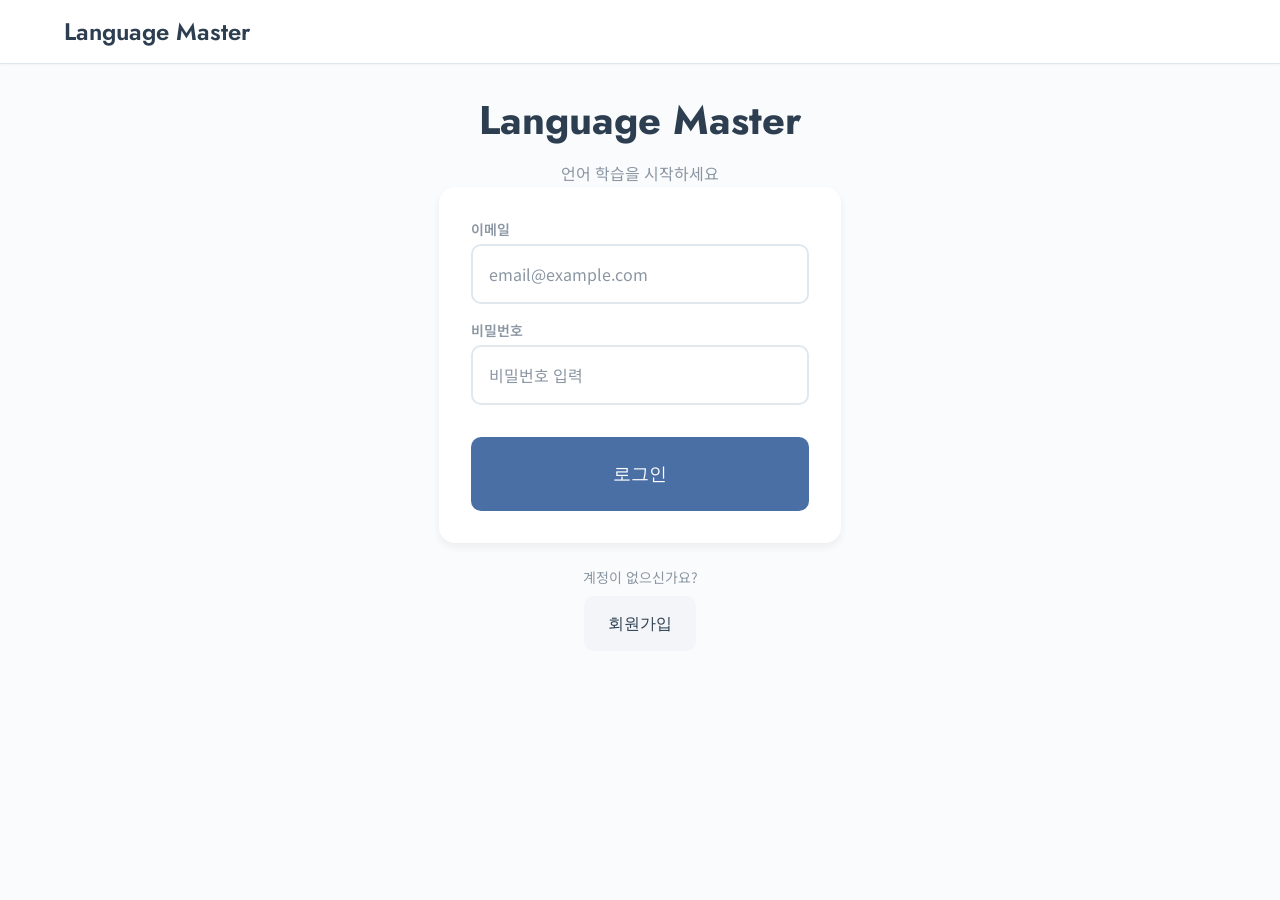
<file: lang-window.html>
<!DOCTYPE html>
<html lang="ko">
<head>
    <meta charset="UTF-8">
    <meta name="viewport" content="width=device-width, initial-scale=1.0">
    <title>언어학습 앱</title>
    
    <!-- 폰트 -->
    <link href="https://fonts.googleapis.com/css2?family=Noto+Sans+KR:wght@300;400;500;700&family=Jost:wght@400;500;600;700&display=swap" rel="stylesheet">
    
    <!-- 디자인 시스템 CSS -->
    <link rel="stylesheet" href="mobile-lang.css">
    
    <style>
        /* 화면 전환 애니메이션 */
        .screen {
            display: none;
            animation: fadeIn 0.3s ease;
        }
        
        .screen.active {
            display: block;
        }
        
        @keyframes fadeIn {
            from {
                opacity: 0;
                transform: translateY(10px);
            }
            to {
                opacity: 1;
                transform: translateY(0);
            }
        }
        
        /* 틀린 부분 스타일 */
        .mistake {
            background: #FFE5E5;
            padding: 2px 6px;
            border-radius: 4px;
            color: var(--color-error);
            text-decoration: line-through;
        }
        
        .correct-word {
            background: #D4F4DD;
            padding: 2px 6px;
            border-radius: 4px;
            font-weight: 600;
            color: var(--color-success);
        }
    </style>
</head>
<body>
    <div class="app-layout">
        <!-- 헤더 -->
        <header class="app-header">
            <div class="container flex items-center justify-between">
                <h1 class="heading-3 m-0">Language Master</h1>
                <div class="flex items-center gap-md" id="headerActions">
                    <!-- 로그인 전: 빈 상태 -->
                    <!-- 로그인 후: 레벨 배지와 나가기 버튼 표시 -->
                </div>
            </div>
        </header>
        
        <!-- 진도 바 (학습 세션 중에만 표시) -->
        <div id="progressSection" style="display: none; background: var(--color-bg-card); padding: var(--space-lg) 0; border-bottom: 1px solid var(--color-border);">
            <div class="container">
                <div class="flex justify-between mb-sm">
                    <span class="text-small" id="progressText">문제 1 / 10</span>
                    <span class="text-small" id="progressPercent">10%</span>
                </div>
                <div class="progress-container">
                    <div class="progress-bar" id="progressBar" style="width: 10%;"></div>
                </div>
            </div>
        </div>
        
        <!-- 메인 콘텐츠 -->
        <main class="app-content" style="background: var(--color-bg-main);">
            
            <!-- 화면 -1: 로그인 -->
            <div id="screen-login" class="screen active">
                <div class="container" style="max-width: 450px;">
                    <div class="mb-2xl" style="text-align: center;">
                        <h1 class="heading-1 mb-md">Language Master</h1>
                        <p class="text-body text-muted">언어 학습을 시작하세요</p>
                    </div>
                    
                    <div class="card card-spacious mb-lg">
                        <div class="flex flex-col gap-md">
                            <div>
                                <label class="text-small font-semibold mb-xs" style="display: block;">이메일</label>
                                <input 
                                    type="email" 
                                    id="loginEmail"
                                    class="input" 
                                    placeholder="email@example.com"
                                >
                            </div>
                            
                            <div>
                                <label class="text-small font-semibold mb-xs" style="display: block;">비밀번호</label>
                                <input 
                                    type="password" 
                                    id="loginPassword"
                                    class="input" 
                                    placeholder="비밀번호 입력"
                                >
                            </div>
                            
                            <button class="btn btn-primary btn-lg btn-block mt-md" onclick="app.login()">
                                로그인
                            </button>
                        </div>
                    </div>
                    
                    <div class="text-center">
                        <p class="text-small text-muted mb-sm">계정이 없으신가요?</p>
                        <button class="btn btn-secondary" onclick="app.showScreen('signup')">
                            회원가입
                        </button>
                    </div>
                </div>
            </div>
            
            <!-- 화면 -2: 회원가입 -->
            <div id="screen-signup" class="screen">
                <div class="container" style="max-width: 450px;">
                    <div class="mb-2xl" style="text-align: center;">
                        <h1 class="heading-1 mb-md">회원가입</h1>
                        <p class="text-body text-muted">새로운 계정을 만들어보세요</p>
                    </div>
                    
                    <div class="card card-spacious mb-lg">
                        <div class="flex flex-col gap-md">
                            <div>
                                <label class="text-small font-semibold mb-xs" style="display: block;">이름</label>
                                <input 
                                    type="text" 
                                    id="signupName"
                                    class="input" 
                                    placeholder="이름 입력"
                                >
                            </div>
                            
                            <div>
                                <label class="text-small font-semibold mb-xs" style="display: block;">이메일</label>
                                <input 
                                    type="email" 
                                    id="signupEmail"
                                    class="input" 
                                    placeholder="email@example.com"
                                >
                            </div>
                            
                            <div>
                                <label class="text-small font-semibold mb-xs" style="display: block;">비밀번호</label>
                                <input 
                                    type="password" 
                                    id="signupPassword"
                                    class="input" 
                                    placeholder="비밀번호 입력"
                                >
                            </div>
                            
                            <div>
                                <label class="text-small font-semibold mb-xs" style="display: block;">비밀번호 확인</label>
                                <input 
                                    type="password" 
                                    id="signupPasswordConfirm"
                                    class="input" 
                                    placeholder="비밀번호 재입력"
                                >
                            </div>
                            
                            <button class="btn btn-primary btn-lg btn-block mt-md" onclick="app.signup()">
                                가입하기
                            </button>
                        </div>
                    </div>
                    
                    <div class="text-center">
                        <p class="text-small text-muted mb-sm">이미 계정이 있으신가요?</p>
                        <button class="btn btn-secondary" onclick="app.showScreen('login')">
                            로그인
                        </button>
                    </div>
                </div>
            </div>
            
            <!-- 화면 0: 대시보드 -->
            <div id="screen-dashboard" class="screen">
                <div class="container" style="max-width: 800px;">
                    <div class="mb-xl">
                        <h1 class="heading-1 mb-sm">안녕하세요</h1>
                        <p class="text-body text-muted">학습을 시작하세요</p>
                    </div>
                    
                    <!-- 점수 카드 -->
                    <div class="card card-spacious mb-xl" style="background: linear-gradient(135deg, #E8F4F8, #F0F9FC);">
                        <div class="flex justify-between items-start mb-lg">
                            <div>
                                <div class="text-small text-muted mb-xs">현재 수준</div>
                                <h2 class="heading-1 text-primary m-0" id="dashScore">1,250점</h2>
                            </div>
                            <button 
                                class="btn btn-secondary btn-icon btn-sm" 
                                onclick="app.showScoreGuide()"
                                style="width: 32px; height: 32px; padding: 0; border-radius: 50%;"
                                title="점수 구간 보기"
                            >
                                ?
                            </button>
                        </div>
                        
                        <div class="p-md mb-md" style="background: white; border-radius: var(--radius-md);">
                            <div class="flex justify-between items-center mb-xs">
                                <span class="text-body font-semibold">원어민 7세 수준</span>
                                <span class="text-small text-muted">1,000 ~ 1,500점</span>
                            </div>
                            <div class="progress-container">
                                <div class="progress-bar" style="width: 50%;"></div>
                            </div>
                            <div class="text-small text-muted mt-xs">다음 단계까지 250점</div>
                        </div>
                        
                        <div class="flex gap-md">
                            <div class="p-sm" style="flex: 1; background: white; border-radius: var(--radius-md); text-align: center;">
                                <div class="text-tiny text-muted mb-xs">어휘력</div>
                                <div class="text-body font-semibold">850점</div>
                            </div>
                            <div class="p-sm" style="flex: 1; background: white; border-radius: var(--radius-md); text-align: center;">
                                <div class="text-tiny text-muted mb-xs">문법</div>
                                <div class="text-body font-semibold">1,100점</div>
                            </div>
                            <div class="p-sm" style="flex: 1; background: white; border-radius: var(--radius-md); text-align: center;">
                                <div class="text-tiny text-muted mb-xs">작문</div>
                                <div class="text-body font-semibold">950점</div>
                            </div>
                        </div>
                    </div>
                    
                    <div class="grid grid-cols-2 gap-lg mb-xl">
                        <div class="card card-no-hover text-center">
                            <div class="text-small text-muted mb-sm">총 학습 시간</div>
                            <div class="heading-1 text-primary" id="dashTotalTime">0h</div>
                        </div>
                        
                        <div class="card card-no-hover text-center">
                            <div class="text-small text-muted mb-sm">완료한 문제</div>
                            <div class="heading-1 text-success" id="dashTotalQuestions">0</div>
                        </div>
                    </div>
                    
                    <button class="btn btn-primary btn-lg btn-block" onclick="app.startSession()">
                        학습 시작
                    </button>
                </div>
            </div>
            
            <!-- 화면 0.5: 설정 -->
            <div id="screen-settings" class="screen">
                <div class="container" style="max-width: 600px;">
                    <div class="mb-xl">
                        <h1 class="heading-1 mb-sm">설정</h1>
                        <p class="text-body text-muted">앱 설정을 관리하세요</p>
                    </div>
                    
                    <!-- 프로필 정보 -->
                    <div class="card card-spacious mb-lg">
                        <h3 class="heading-3 mb-md">프로필</h3>
                        
                        <div class="flex items-center gap-lg mb-lg">
                            <div style="width: 64px; height: 64px; background: linear-gradient(135deg, var(--color-primary), var(--color-primary-light)); border-radius: 50%; display: flex; align-items: center; justify-content: center; color: white; font-weight: bold; font-size: 24px;">
                                {{ userData.name[0] }}
                            </div>
                            <div>
                                <div class="text-body font-semibold" id="settingsName">사용자</div>
                                <div class="text-small text-muted" id="settingsEmail">email@example.com</div>
                            </div>
                        </div>
                        
                        <button class="btn btn-secondary btn-block">프로필 수정</button>
                    </div>
                    
                    <!-- 학습 설정 -->
                    <div class="card card-spacious mb-lg">
                        <h3 class="heading-3 mb-lg">학습 설정</h3>
                        
                        <div class="flex flex-col gap-lg">
                            <div>
                                <div class="flex justify-between items-center mb-sm">
                                    <label class="text-body font-medium">하루 목표 문제 수</label>
                                    <select class="input" style="width: 120px; padding: var(--space-sm);">
                                        <option>10개</option>
                                        <option selected>20개</option>
                                        <option>30개</option>
                                        <option>50개</option>
                                    </select>
                                </div>
                                <p class="text-small text-muted">매일 학습할 문제 수를 설정합니다</p>
                            </div>
                            
                            <hr class="divider">
                            
                            <div>
                                <div class="flex justify-between items-center mb-sm">
                                    <label class="text-body font-medium">난이도</label>
                                    <select class="input" style="width: 120px; padding: var(--space-sm);">
                                        <option>쉬움</option>
                                        <option selected>보통</option>
                                        <option>어려움</option>
                                    </select>
                                </div>
                                <p class="text-small text-muted">문제 난이도를 조정합니다</p>
                            </div>
                            
                            <hr class="divider">
                            
                            <div>
                                <div class="flex justify-between items-center">
                                    <div>
                                        <div class="text-body font-medium mb-xs">알림</div>
                                        <p class="text-small text-muted m-0">학습 시간 알림을 받습니다</p>
                                    </div>
                                    <label class="flex items-center gap-sm cursor-pointer">
                                        <input type="checkbox" checked style="width: 20px; height: 20px; cursor: pointer;">
                                    </label>
                                </div>
                            </div>
                            
                            <hr class="divider">
                            
                            <div>
                                <div class="flex justify-between items-center">
                                    <div>
                                        <div class="text-body font-medium mb-xs">음성 지원</div>
                                        <p class="text-small text-muted m-0">문제 읽어주기 기능</p>
                                    </div>
                                    <label class="flex items-center gap-sm cursor-pointer">
                                        <input type="checkbox" style="width: 20px; height: 20px; cursor: pointer;">
                                    </label>
                                </div>
                            </div>
                        </div>
                    </div>
                    
                    <!-- 점수 정보 -->
                    <div class="card card-spacious mb-lg">
                        <div class="flex justify-between items-center">
                            <div>
                                <h3 class="heading-3 m-0 mb-xs">점수 구간 안내</h3>
                                <p class="text-small text-muted m-0">원어민 나이별 점수 기준</p>
                            </div>
                            <button class="btn btn-secondary" onclick="app.showScoreGuide()">
                                보기
                            </button>
                        </div>
                    </div>
                    
                    <!-- 계정 관리 -->
                    <div class="card card-spacious mb-xl">
                        <h3 class="heading-3 mb-lg">계정 관리</h3>
                        
                        <div class="flex flex-col gap-sm">
                            <button class="btn btn-secondary btn-block" style="justify-content: space-between;">
                                <span>비밀번호 변경</span>
                                <span>→</span>
                            </button>
                            <button class="btn btn-secondary btn-block" style="justify-content: space-between;">
                                <span>학습 기록 다운로드</span>
                                <span>→</span>
                            </button>
                            <button class="btn btn-secondary btn-block" style="justify-content: space-between; color: var(--color-error);" onclick="app.logout()">
                                <span>로그아웃</span>
                                <span>→</span>
                            </button>
                        </div>
                    </div>
                    
                    <button class="btn btn-primary btn-block" onclick="app.showScreen('dashboard')">
                        대시보드로 돌아가기
                    </button>
                </div>
            </div>
            
            <!-- 화면 1: 문장 제시 -->
            <div id="screen-question" class="screen">
                <div class="container" style="max-width: 800px;">
                    <div class="card card-spacious mb-xl">
                        <div class="badge badge-primary mb-lg" id="questionType">한국어 → 영어</div>
                        
                        <h2 class="heading-2 mb-xl" id="questionText" style="line-height: 1.6;">
                            문장이 여기에 표시됩니다.
                        </h2>
                    </div>
                    
                    <div class="card card-spacious">
                        <label class="text-body font-semibold mb-md" style="display: block;">
                            답변을 입력하세요
                        </label>
                        
                        <textarea 
                            id="answerInput"
                            class="input" 
                            placeholder="번역 또는 작문을 입력하세요..."
                            style="min-height: 120px; font-size: var(--font-size-lg);"
                        ></textarea>
                        
                        <div class="flex justify-between items-center mt-lg">
                            <button class="btn btn-secondary" onclick="app.skipQuestion()">
                                건너뛰기
                            </button>
                            <button class="btn btn-primary btn-lg" onclick="app.submitAnswer()">
                                제출하기
                            </button>
                        </div>
                    </div>
                </div>
            </div>
            
            <!-- 화면 2: 정답 피드백 -->
            <div id="screen-correct" class="screen">
                <div class="container" style="max-width: 800px;">
                    <div class="card card-spacious mb-lg" style="background: linear-gradient(135deg, #F0F9F4, #E8F5EC); border: 2px solid var(--color-success);">
                        <div class="flex items-center gap-lg mb-lg">
                            <div style="width: 64px; height: 64px; background: white; border-radius: 50%; display: flex; align-items: center; justify-content: center; font-size: 32px; font-weight: bold; color: var(--color-success);">
                                ✓
                            </div>
                            <div>
                                <h2 class="heading-2 m-0 text-success">정답입니다</h2>
                                <p class="text-body text-muted m-0 mt-xs">완벽해요</p>
                            </div>
                        </div>
                    </div>
                    
                    <div class="card mb-md">
                        <div class="text-small text-muted mb-sm">문제</div>
                        <p class="text-body font-medium" id="correctOriginal" style="font-size: var(--font-size-lg);"></p>
                    </div>
                    
                    <div class="card mb-xl" style="background: linear-gradient(135deg, #F0F9F4, #FFFFFF); border-left: 4px solid var(--color-success);">
                        <div class="text-small text-muted mb-sm">나의 답변</div>
                        <p class="text-body font-medium" id="correctUserAnswer" style="font-size: var(--font-size-lg); color: var(--color-success);"></p>
                    </div>
                    
                    <div class="flex justify-end gap-md">
                        <button class="btn btn-primary btn-lg" onclick="app.nextQuestion()">
                            다음 문제
                        </button>
                    </div>
                </div>
            </div>
            
            <!-- 화면 3: 오답 피드백 -->
            <div id="screen-incorrect" class="screen">
                <div class="container" style="max-width: 800px;">
                    <div class="card card-spacious mb-lg" style="background: linear-gradient(135deg, #FFF4E6, #FFEFD5); border: 2px solid var(--color-warning);">
                        <div class="flex items-center gap-lg mb-lg">
                            <div style="width: 64px; height: 64px; background: white; border-radius: 50%; display: flex; align-items: center; justify-content: center; font-size: 32px;">
                                ✗
                            </div>
                            <div>
                                <h2 class="heading-2 m-0 text-warning">아쉬워요</h2>
                                <p class="text-body text-muted m-0 mt-xs">틀린 부분이 있어요</p>
                            </div>
                        </div>
                    </div>
                    
                    <div class="card mb-md">
                        <div class="text-small text-muted mb-sm">문제</div>
                        <p class="text-body font-medium" id="incorrectOriginal" style="font-size: var(--font-size-lg);"></p>
                    </div>
                    
                    <div class="card mb-md" style="background: linear-gradient(135deg, #FFF4E6, #FFFFFF); border-left: 4px solid var(--color-warning);">
                        <div class="text-small text-muted mb-sm">나의 답변</div>
                        <p class="text-body font-medium" id="incorrectUserAnswer" style="font-size: var(--font-size-lg);"></p>
                    </div>
                    
                    <div class="card mb-lg" style="background: linear-gradient(135deg, #F0F9F4, #FFFFFF); border-left: 4px solid var(--color-success);">
                        <div class="text-small text-muted mb-sm">정답</div>
                        <p class="text-body font-medium" id="incorrectCorrectAnswer" style="font-size: var(--font-size-lg); color: var(--color-success);"></p>
                    </div>
                    
                    <div class="card mb-xl">
                        <h3 class="heading-3 mb-md">틀린 부분</h3>
                        <div id="mistakesList"></div>
                    </div>
                    
                    <div class="flex justify-end gap-md">
                        <button class="btn btn-secondary" onclick="app.skipPractice()">
                            건너뛰기
                        </button>
                        <button class="btn btn-primary btn-lg" onclick="app.startPractice()">
                            연습 문제 풀기
                        </button>
                    </div>
                </div>
            </div>
            
            <!-- 화면 4: 연습 문제 -->
            <div id="screen-practice" class="screen">
                <div class="container" style="max-width: 800px;">
                    <div style="background: linear-gradient(135deg, #FFF9E6, #FFFAED); padding: var(--space-lg); border-radius: var(--radius-lg); margin-bottom: var(--space-xl); border: 2px solid var(--color-warning);">
                        <h3 class="heading-4 m-0 mb-xs">연습이 필요해요</h3>
                        <p class="text-small text-muted m-0">틀렸던 부분을 다시 연습해봐요</p>
                    </div>
                    
                    <div class="card card-spacious mb-lg">
                        <div class="badge badge-accent mb-lg" id="practiceProgress">연습 문제</div>
                        
                        <h2 class="heading-2 mb-xl" id="practiceQuestion" style="line-height: 1.6;">
                            연습 문제가 여기에 표시됩니다.
                        </h2>
                    </div>
                    
                    <div class="card card-spacious mb-lg">
                        <label class="text-body font-semibold mb-md" style="display: block;">
                            답변을 입력하세요
                        </label>
                        
                        <textarea 
                            id="practiceInput"
                            class="input" 
                            placeholder="답을 입력하세요..."
                            style="min-height: 100px; font-size: var(--font-size-lg);"
                        ></textarea>
                        
                        <div class="flex justify-between items-center mt-lg">
                            <button class="btn btn-secondary" onclick="app.skipPractice()">
                                건너뛰기
                            </button>
                            <button class="btn btn-primary btn-lg" onclick="app.submitPractice()">
                                확인하기
                            </button>
                        </div>
                    </div>
                </div>
            </div>
            
            <!-- 화면 5: 세션 완료 -->
            <div id="screen-summary" class="screen">
                <div class="container" style="max-width: 800px;">
                    <div class="card card-spacious mb-xl" style="background: linear-gradient(135deg, #E8F4F8, #D4E9F5); text-align: center;">
                        <div style="font-size: 64px; margin-bottom: var(--space-md);">✓</div>
                        <h1 class="heading-1 mb-md">학습 완료</h1>
                        <p class="text-body text-muted">수고하셨어요</p>
                    </div>
                    
                    <div class="grid grid-cols-3 gap-lg mb-xl">
                        <div class="card card-no-hover text-center">
                            <div class="text-small text-muted mb-sm">총 문제</div>
                            <div class="heading-1 text-primary" id="summaryTotal">0</div>
                        </div>
                        
                        <div class="card card-no-hover text-center">
                            <div class="text-small text-muted mb-sm">정답률</div>
                            <div class="heading-1 text-success" id="summaryAccuracy">0%</div>
                        </div>
                        
                        <div class="card card-no-hover text-center">
                            <div class="text-small text-muted mb-sm">학습 시간</div>
                            <div class="heading-1" style="color: var(--color-secondary);" id="summaryTime">0분</div>
                        </div>
                    </div>
                    
                    <div class="card card-spacious mb-xl">
                        <h3 class="heading-3 mb-lg">학습 결과</h3>
                        
                        <div class="flex items-center justify-between mb-md pb-md" style="border-bottom: 1px solid var(--color-border-light);">
                            <span class="text-body">정답</span>
                            <div class="flex items-center gap-md">
                                <span class="badge badge-success badge-lg" id="summaryCorrect">0문제</span>
                            </div>
                        </div>
                        
                        <div class="flex items-center justify-between">
                            <span class="text-body">오답</span>
                            <div class="flex items-center gap-md">
                                <span class="badge badge-error badge-lg" id="summaryIncorrect">0문제</span>
                            </div>
                        </div>
                    </div>
                    
                    <div class="flex flex-col gap-md">
                        <button class="btn btn-primary btn-lg btn-block" onclick="app.startSession()">
                            다시 학습하기
                        </button>
                        <button class="btn btn-secondary btn-block" onclick="app.goToDashboard()">
                            대시보드로
                        </button>
                    </div>
                </div>
            </div>
            
        </main>
        
        <!-- 점수 가이드 모달 -->
        <div id="scoreGuideModal" style="display: none; position: fixed; top: 0; left: 0; right: 0; bottom: 0; background: rgba(0,0,0,0.5); z-index: 1000; align-items: center; justify-content: center;">
            <div class="card" style="max-width: 600px; margin: var(--space-xl); max-height: 80vh; overflow-y: auto;">
                <div class="flex justify-between items-center mb-lg">
                    <h2 class="heading-2 m-0">점수 구간 안내</h2>
                    <button 
                        class="btn btn-secondary btn-sm" 
                        onclick="app.closeScoreGuide()"
                        style="width: 32px; height: 32px; padding: 0;"
                    >
                        ×
                    </button>
                </div>
                
                <p class="text-body text-muted mb-lg">학습 점수에 따른 원어민 나이 수준입니다.</p>
                
                <div class="flex flex-col gap-md">
                    <div class="p-md" style="background: var(--color-bg-hover); border-radius: var(--radius-md); border-left: 4px solid var(--color-primary);">
                        <div class="flex justify-between items-center mb-xs">
                            <span class="text-body font-semibold">원어민 5세</span>
                            <span class="badge badge-primary">0 ~ 500점</span>
                        </div>
                        <p class="text-small text-muted m-0">기초 일상 대화, 간단한 문장</p>
                    </div>
                    
                    <div class="p-md" style="background: var(--color-bg-hover); border-radius: var(--radius-md); border-left: 4px solid var(--color-primary);">
                        <div class="flex justify-between items-center mb-xs">
                            <span class="text-body font-semibold">원어민 6세</span>
                            <span class="badge badge-primary">500 ~ 1,000점</span>
                        </div>
                        <p class="text-small text-muted m-0">기본 시제, 일상적인 표현</p>
                    </div>
                    
                    <div class="p-md" style="background: var(--color-bg-hover); border-radius: var(--radius-md); border-left: 4px solid var(--color-success);">
                        <div class="flex justify-between items-center mb-xs">
                            <span class="text-body font-semibold">원어민 7세</span>
                            <span class="badge badge-success">1,000 ~ 1,500점</span>
                        </div>
                        <p class="text-small text-muted m-0">초등 저학년 수준, 복잡한 문장 이해</p>
                    </div>
                    
                    <div class="p-md" style="background: var(--color-bg-hover); border-radius: var(--radius-md); border-left: 4px solid var(--color-success);">
                        <div class="flex justify-between items-center mb-xs">
                            <span class="text-body font-semibold">원어민 10세</span>
                            <span class="badge badge-success">1,500 ~ 2,500점</span>
                        </div>
                        <p class="text-small text-muted m-0">초등 고학년 수준, 다양한 표현 구사</p>
                    </div>
                    
                    <div class="p-md" style="background: var(--color-bg-hover); border-radius: var(--radius-md); border-left: 4px solid var(--color-info);">
                        <div class="flex justify-between items-center mb-xs">
                            <span class="text-body font-semibold">원어민 13세</span>
                            <span class="badge" style="background: rgba(125, 187, 218, 0.15); color: var(--color-info);">2,500 ~ 4,000점</span>
                        </div>
                        <p class="text-small text-muted m-0">중학생 수준, 논리적 사고 표현</p>
                    </div>
                    
                    <div class="p-md" style="background: var(--color-bg-hover); border-radius: var(--radius-md); border-left: 4px solid var(--color-info);">
                        <div class="flex justify-between items-center mb-xs">
                            <span class="text-body font-semibold">원어민 16세</span>
                            <span class="badge" style="background: rgba(125, 187, 218, 0.15); color: var(--color-info);">4,000 ~ 6,000점</span>
                        </div>
                        <p class="text-small text-muted m-0">고등학생 수준, 학술적 표현 가능</p>
                    </div>
                    
                    <div class="p-md" style="background: linear-gradient(135deg, #FFF9E6, #FFFAED); border-radius: var(--radius-md); border-left: 4px solid var(--color-warning);">
                        <div class="flex justify-between items-center mb-xs">
                            <span class="text-body font-semibold">원어민 성인</span>
                            <span class="badge badge-warning">6,000점 이상</span>
                        </div>
                        <p class="text-small text-muted m-0">성인 수준, 전문적 표현 및 뉘앙스 구사</p>
                    </div>
                </div>
                
                <div class="mt-lg p-md" style="background: linear-gradient(135deg, #E8F4F8, #F0F9FC); border-radius: var(--radius-md);">
                    <p class="text-small text-muted m-0">
                        <strong>점수 산정 방식:</strong> 정답 시 10~50점 획득 (난이도에 따라 다름), 연속 정답 보너스 적용
                    </p>
                </div>
            </div>
        </div>
    </div>
    
    <script>
        // 앱 상태 관리
        const app = {
            currentScreen: 'login',
            isLoggedIn: false,
            userData: null,
            sessionData: {
                questions: [],
                currentIndex: 0,
                userAnswers: [],
                correctCount: 0,
                incorrectCount: 0,
                startTime: null,
                practiceMode: false,
                practiceQuestions: []
            },
            
            // 화면 전환
            showScreen(screenName) {
                // 모든 화면 숨기기
                document.querySelectorAll('.screen').forEach(screen => {
                    screen.classList.remove('active');
                });
                
                // 선택한 화면 보이기
                document.getElementById(`screen-${screenName}`).classList.add('active');
                this.currentScreen = screenName;
                
                // 진도 바 표시 여부
                if (['question', 'correct', 'incorrect', 'practice'].includes(screenName)) {
                    document.getElementById('progressSection').style.display = 'block';
                } else {
                    document.getElementById('progressSection').style.display = 'none';
                }
                
                // 설정 화면일 때 사용자 정보 업데이트
                if (screenName === 'settings' && this.userData) {
                    document.getElementById('settingsName').textContent = this.userData.name;
                    document.getElementById('settingsEmail').textContent = this.userData.email;
                }
                
                // 헤더 액션 업데이트
                this.updateHeaderActions();
            },
            
            // 헤더 액션 버튼 업데이트
            updateHeaderActions() {
                const headerActions = document.getElementById('headerActions');
                
                if (this.isLoggedIn) {
                    if (['dashboard', 'summary', 'settings'].includes(this.currentScreen)) {
                        headerActions.innerHTML = `
                            <button class="btn btn-secondary btn-sm" onclick="app.showScreen('settings')">설정</button>
                        `;
                    } else if (['question', 'correct', 'incorrect', 'practice'].includes(this.currentScreen)) {
                        headerActions.innerHTML = `
                            <span class="badge badge-primary">레벨 ${this.userData.level}</span>
                            <button class="btn btn-secondary btn-sm" onclick="app.exitSession()">나가기</button>
                        `;
                    }
                } else {
                    headerActions.innerHTML = '';
                }
            },
            
            // 로그인
            login() {
                const email = document.getElementById('loginEmail').value.trim();
                const password = document.getElementById('loginPassword').value;
                
                if (!email || !password) {
                    alert('이메일과 비밀번호를 입력해주세요.');
                    return;
                }
                
                // 실제로는 API 호출
                // 여기서는 데모용으로 바로 로그인 처리
                this.isLoggedIn = true;
                this.userData = {
                    name: '어진',
                    email: email,
                    level: 2
                };
                
                // 입력 필드 초기화
                document.getElementById('loginEmail').value = '';
                document.getElementById('loginPassword').value = '';
                
                this.showScreen('dashboard');
            },
            
            // 회원가입
            signup() {
                const name = document.getElementById('signupName').value.trim();
                const email = document.getElementById('signupEmail').value.trim();
                const password = document.getElementById('signupPassword').value;
                const passwordConfirm = document.getElementById('signupPasswordConfirm').value;
                
                if (!name || !email || !password || !passwordConfirm) {
                    alert('모든 필드를 입력해주세요.');
                    return;
                }
                
                if (password !== passwordConfirm) {
                    alert('비밀번호가 일치하지 않습니다.');
                    return;
                }
                
                // 실제로는 API 호출
                // 여기서는 데모용으로 바로 가입 후 로그인 처리
                this.isLoggedIn = true;
                this.userData = {
                    name: name,
                    email: email,
                    level: 1
                };
                
                // 입력 필드 초기화
                document.getElementById('signupName').value = '';
                document.getElementById('signupEmail').value = '';
                document.getElementById('signupPassword').value = '';
                document.getElementById('signupPasswordConfirm').value = '';
                
                alert('가입을 환영합니다!');
                this.showScreen('dashboard');
            },
            
            // 로그아웃
            logout() {
                if (confirm('로그아웃 하시겠습니까?')) {
                    this.isLoggedIn = false;
                    this.userData = null;
                    this.showScreen('login');
                }
            },
            
            // 세션 시작
            startSession() {
                // 샘플 문제 데이터 (실제로는 API에서 가져옴)
                this.sessionData = {
                    questions: [
                        {
                            id: 1,
                            type: '한국어 → 영어',
                            text: '나는 매일 아침 커피를 마신다.',
                            correctAnswers: ['I drink coffee every morning.', 'I drink coffee every morning', 'Every morning I drink coffee.'],
                            mistakes: {
                                'drinked': { correct: 'drink', explanation: 'drink는 불규칙 동사입니다. 현재형은 drink를 사용합니다.' }
                            }
                        },
                        {
                            id: 2,
                            type: '한국어 → 영어',
                            text: '그녀는 매일 우유를 마신다.',
                            correctAnswers: ['She drinks milk every day.', 'She drinks milk every day', 'Every day she drinks milk.'],
                            mistakes: {
                                'drink': { correct: 'drinks', explanation: '주어가 3인칭 단수(She)일 때는 동사에 -s를 붙입니다.' }
                            }
                        },
                        {
                            id: 3,
                            type: '영어 → 한국어',
                            text: 'I go to school by bus.',
                            correctAnswers: ['나는 버스로 학교에 간다.', '나는 버스를 타고 학교에 간다.', '나는 학교에 버스로 간다.'],
                            mistakes: {}
                        }
                    ],
                    currentIndex: 0,
                    userAnswers: [],
                    correctCount: 0,
                    incorrectCount: 0,
                    startTime: Date.now(),
                    practiceMode: false,
                    practiceQuestions: []
                };
                
                this.showQuestion();
            },
            
            // 문제 표시
            showQuestion() {
                const question = this.sessionData.questions[this.sessionData.currentIndex];
                document.getElementById('questionType').textContent = question.type;
                document.getElementById('questionText').textContent = question.text;
                document.getElementById('answerInput').value = '';
                
                // 진도 업데이트
                this.updateProgress();
                
                this.showScreen('question');
            },
            
            // 진도 업데이트
            updateProgress() {
                const current = this.sessionData.currentIndex + 1;
                const total = this.sessionData.questions.length;
                const percent = Math.round((current / total) * 100);
                
                document.getElementById('progressText').textContent = `문제 ${current} / ${total}`;
                document.getElementById('progressPercent').textContent = `${percent}%`;
                document.getElementById('progressBar').style.width = `${percent}%`;
            },
            
            // 답변 제출
            submitAnswer() {
                const userAnswer = document.getElementById('answerInput').value.trim();
                
                if (!userAnswer) {
                    alert('답변을 입력해주세요.');
                    return;
                }
                
                const question = this.sessionData.questions[this.sessionData.currentIndex];
                const isCorrect = this.checkAnswer(userAnswer, question.correctAnswers);
                
                // 답변 저장
                this.sessionData.userAnswers.push({
                    questionId: question.id,
                    userAnswer: userAnswer,
                    isCorrect: isCorrect
                });
                
                if (isCorrect) {
                    this.sessionData.correctCount++;
                    this.showCorrectFeedback(question, userAnswer);
                } else {
                    this.sessionData.incorrectCount++;
                    this.showIncorrectFeedback(question, userAnswer);
                }
            },
            
            // 답변 체크 (간단한 비교, 실제로는 더 정교한 알고리즘 필요)
            checkAnswer(userAnswer, correctAnswers) {
                const normalized = userAnswer.toLowerCase().trim().replace(/[.,!?]/g, '');
                return correctAnswers.some(answer => 
                    answer.toLowerCase().trim().replace(/[.,!?]/g, '') === normalized
                );
            },
            
            // 정답 피드백 표시
            showCorrectFeedback(question, userAnswer) {
                document.getElementById('correctOriginal').textContent = question.text;
                document.getElementById('correctUserAnswer').textContent = userAnswer;
                this.showScreen('correct');
            },
            
            // 오답 피드백 표시
            showIncorrectFeedback(question, userAnswer) {
                document.getElementById('incorrectOriginal').textContent = question.text;
                document.getElementById('incorrectCorrectAnswer').textContent = question.correctAnswers[0];
                
                // 틀린 부분 분석 (간단한 예시)
                const mistakes = this.findMistakes(userAnswer, question);
                document.getElementById('incorrectUserAnswer').innerHTML = this.highlightMistakes(userAnswer, mistakes);
                
                // 틀린 부분 설명
                const mistakesList = document.getElementById('mistakesList');
                mistakesList.innerHTML = '';
                
                if (mistakes.length > 0) {
                    mistakes.forEach(mistake => {
                        const div = document.createElement('div');
                        div.className = 'alert alert-error mb-md';
                        div.innerHTML = `
                            <div class="flex items-start gap-md">
                                <div style="font-size: 20px;">×</div>
                                <div>
                                    <p class="text-body font-semibold m-0 mb-xs">
                                        <span class="mistake">${mistake.word}</span> 
                                        → 
                                        <span class="correct-word">${mistake.correct}</span>
                                    </p>
                                    <p class="text-small m-0">${mistake.explanation}</p>
                                </div>
                            </div>
                        `;
                        mistakesList.appendChild(div);
                    });
                } else {
                    mistakesList.innerHTML = '<p class="text-body">사소한 차이가 있습니다. 정답을 참고하세요.</p>';
                }
                
                this.showScreen('incorrect');
            },
            
            // 틀린 부분 찾기 (간단한 예시)
            findMistakes(userAnswer, question) {
                const mistakes = [];
                for (const [wrong, data] of Object.entries(question.mistakes)) {
                    if (userAnswer.toLowerCase().includes(wrong.toLowerCase())) {
                        mistakes.push({
                            word: wrong,
                            correct: data.correct,
                            explanation: data.explanation
                        });
                    }
                }
                return mistakes;
            },
            
            // 틀린 부분 강조
            highlightMistakes(text, mistakes) {
                let result = text;
                mistakes.forEach(mistake => {
                    const regex = new RegExp(`\\b${mistake.word}\\b`, 'gi');
                    result = result.replace(regex, `<span class="mistake">${mistake.word}</span>`);
                });
                return result;
            },
            
            // 다음 문제
            nextQuestion() {
                this.sessionData.currentIndex++;
                
                if (this.sessionData.currentIndex < this.sessionData.questions.length) {
                    this.showQuestion();
                } else {
                    this.showSummary();
                }
            },
            
            // 문제 건너뛰기
            skipQuestion() {
                if (confirm('이 문제를 건너뛰시겠습니까?')) {
                    this.nextQuestion();
                }
            },
            
            // 연습 문제 시작
            startPractice() {
                // 샘플 연습 문제
                this.sessionData.practiceMode = true;
                this.sessionData.practiceQuestions = [
                    {
                        text: '그녀는 매일 우유를 마신다.',
                        answer: 'She drinks milk every day.'
                    }
                ];
                
                const practice = this.sessionData.practiceQuestions[0];
                document.getElementById('practiceProgress').textContent = '연습 문제 1 / 1';
                document.getElementById('practiceQuestion').textContent = practice.text;
                document.getElementById('practiceInput').value = '';
                
                this.showScreen('practice');
            },
            
            // 연습 문제 제출
            submitPractice() {
                const answer = document.getElementById('practiceInput').value.trim();
                if (!answer) {
                    alert('답변을 입력해주세요.');
                    return;
                }
                
                // 간단하게 다음 문제로
                alert('잘했어요!');
                this.sessionData.practiceMode = false;
                this.nextQuestion();
            },
            
            // 연습 건너뛰기
            skipPractice() {
                this.sessionData.practiceMode = false;
                this.nextQuestion();
            },
            
            // 요약 화면
            showSummary() {
                const total = this.sessionData.questions.length;
                const correct = this.sessionData.correctCount;
                const incorrect = this.sessionData.incorrectCount;
                const accuracy = Math.round((correct / total) * 100);
                const timeSpent = Math.round((Date.now() - this.sessionData.startTime) / 1000 / 60);
                
                document.getElementById('summaryTotal').textContent = total;
                document.getElementById('summaryAccuracy').textContent = `${accuracy}%`;
                document.getElementById('summaryTime').textContent = `${timeSpent}분`;
                document.getElementById('summaryCorrect').textContent = `${correct}문제`;
                document.getElementById('summaryIncorrect').textContent = `${incorrect}문제`;
                
                // 진도 바 색상 변경
                const progressBar = document.getElementById('progressBar');
                progressBar.className = 'progress-bar progress-bar-success';
                progressBar.style.width = '100%';
                
                this.showScreen('summary');
            },
            
            // 대시보드로
            goToDashboard() {
                this.showScreen('dashboard');
            },
            
            // 세션 종료
            exitSession() {
                if (this.currentScreen !== 'dashboard' && this.currentScreen !== 'summary') {
                    if (confirm('학습을 종료하시겠습니까? 진행 상황이 저장되지 않습니다.')) {
                        this.goToDashboard();
                    }
                } else {
                    this.goToDashboard();
                }
            },
            
            // 점수 가이드 표시
            showScoreGuide() {
                document.getElementById('scoreGuideModal').style.display = 'flex';
            },
            
            // 점수 가이드 닫기
            closeScoreGuide() {
                document.getElementById('scoreGuideModal').style.display = 'none';
            }
        };
        
        // 초기화
        document.addEventListener('DOMContentLoaded', () => {
            app.showScreen('login');
            
            // 모달 외부 클릭시 닫기
            document.getElementById('scoreGuideModal').addEventListener('click', (e) => {
                if (e.target.id === 'scoreGuideModal') {
                    app.closeScoreGuide();
                }
            });
        });
    </script>
</body>
</html>
</file>
<file: mobile-lang.css>
/* ==================== 
   언어학습 앱 디자인 시스템
   버전: 1.0.0
   사용법: <link rel="stylesheet" href="language-app-design-system.css">
==================== */

/* ==================== 디자인 시스템 변수 ==================== */
:root {
    /* 색상 팔레트 - 학습 집중도를 높이는 차분한 색감 */
    --color-primary: #4A6FA5;
    --color-primary-light: #6B8FC4;
    --color-primary-dark: #2E5080;
    --color-secondary: #E88873;
    --color-accent: #F4B860;
    
    /* 배경 색상 */
    --color-bg-main: #FAFBFC;
    --color-bg-card: #FFFFFF;
    --color-bg-hover: #F3F5F8;
    --color-bg-active: #E8ECF1;
    
    /* 텍스트 색상 */
    --color-text-primary: #2C3E50;
    --color-text-secondary: #5A6C7D;
    --color-text-muted: #8B96A3;
    --color-text-inverse: #FFFFFF;
    
    /* 상태 색상 */
    --color-success: #5CB85C;
    --color-warning: #F4B860;
    --color-error: #E85D5D;
    --color-info: #5BC0DE;
    
    /* 경계선 */
    --color-border: #E1E8ED;
    --color-border-light: #F0F3F6;
    
    /* 간격 시스템 (8px 기준) */
    --space-xs: 4px;
    --space-sm: 8px;
    --space-md: 16px;
    --space-lg: 24px;
    --space-xl: 32px;
    --space-2xl: 48px;
    --space-3xl: 64px;
    
    /* 타이포그래피 */
    --font-family-primary: 'Jost', sans-serif;
    --font-family-korean: 'Noto Sans KR', sans-serif;
    --font-family-code: 'Consolas', 'Monaco', monospace;
    
    --font-size-xs: 12px;
    --font-size-sm: 14px;
    --font-size-base: 16px;
    --font-size-lg: 18px;
    --font-size-xl: 20px;
    --font-size-2xl: 24px;
    --font-size-3xl: 32px;
    --font-size-4xl: 40px;
    
    --line-height-tight: 1.2;
    --line-height-normal: 1.5;
    --line-height-relaxed: 1.7;
    
    /* 레이아웃 */
    --container-max-width: 1200px;
    --container-padding: var(--space-lg);
    --sidebar-width: 280px;
    --header-height: 64px;
    
    /* 모서리 반경 */
    --radius-sm: 6px;
    --radius-md: 10px;
    --radius-lg: 16px;
    --radius-xl: 24px;
    --radius-full: 9999px;
    
    /* 그림자 */
    --shadow-sm: 0 1px 2px rgba(0, 0, 0, 0.04);
    --shadow-md: 0 4px 8px rgba(0, 0, 0, 0.06);
    --shadow-lg: 0 12px 24px rgba(0, 0, 0, 0.08);
    --shadow-xl: 0 20px 40px rgba(0, 0, 0, 0.12);
    
    /* 전환 효과 */
    --transition-fast: 150ms ease;
    --transition-base: 250ms ease;
    --transition-slow: 400ms ease;
}

/* ==================== 리셋 및 기본 스타일 ==================== */
* {
    margin: 0;
    padding: 0;
    box-sizing: border-box;
}

html {
    overscroll-behavior: none;
    -webkit-overflow-scrolling: touch;
}

body {
    font-family: var(--font-family-korean);
    font-size: var(--font-size-base);
    line-height: var(--line-height-normal);
    color: var(--color-text-primary);
    background-color: var(--color-bg-main);
    -webkit-font-smoothing: antialiased;
    -moz-osx-font-smoothing: grayscale;
    overscroll-behavior: none;
}

/* ==================== 레이아웃 유틸리티 ==================== */
.container {
    width: 100%;
    max-width: var(--container-max-width);
    margin: 0 auto;
    padding: 0 var(--container-padding);
}

/* Flexbox 유틸리티 */
.flex { display: flex; }
.flex-col { flex-direction: column; }
.flex-wrap { flex-wrap: wrap; }
.items-start { align-items: flex-start; }
.items-center { align-items: center; }
.items-end { align-items: flex-end; }
.justify-start { justify-content: flex-start; }
.justify-center { justify-content: center; }
.justify-between { justify-content: space-between; }
.justify-end { justify-content: flex-end; }

/* Gap 유틸리티 */
.gap-xs { gap: var(--space-xs); }
.gap-sm { gap: var(--space-sm); }
.gap-md { gap: var(--space-md); }
.gap-lg { gap: var(--space-lg); }
.gap-xl { gap: var(--space-xl); }
.gap-2xl { gap: var(--space-2xl); }

/* Margin 유틸리티 */
.m-0 { margin: 0; }
.m-xs { margin: var(--space-xs); }
.m-sm { margin: var(--space-sm); }
.m-md { margin: var(--space-md); }
.m-lg { margin: var(--space-lg); }
.m-xl { margin: var(--space-xl); }

.mt-xs { margin-top: var(--space-xs); }
.mt-sm { margin-top: var(--space-sm); }
.mt-md { margin-top: var(--space-md); }
.mt-lg { margin-top: var(--space-lg); }
.mt-xl { margin-top: var(--space-xl); }

.mb-xs { margin-bottom: var(--space-xs); }
.mb-sm { margin-bottom: var(--space-sm); }
.mb-md { margin-bottom: var(--space-md); }
.mb-lg { margin-bottom: var(--space-lg); }
.mb-xl { margin-bottom: var(--space-xl); }

/* Padding 유틸리티 */
.p-0 { padding: 0; }
.p-xs { padding: var(--space-xs); }
.p-sm { padding: var(--space-sm); }
.p-md { padding: var(--space-md); }
.p-lg { padding: var(--space-lg); }
.p-xl { padding: var(--space-xl); }

/* Width 유틸리티 */
.w-full { width: 100%; }
.w-auto { width: auto; }

/* ==================== 레이아웃 컴포넌트 ==================== */
.app-layout {
    min-height: 100vh;
    display: flex;
    flex-direction: column;
}

.app-header {
    height: var(--header-height);
    background: var(--color-bg-card);
    border-bottom: 1px solid var(--color-border);
    display: flex;
    align-items: center;
    position: sticky;
    top: 0;
    z-index: 100;
    box-shadow: var(--shadow-sm);
}

.app-main {
    flex: 1;
    display: flex;
}

.app-sidebar {
    width: var(--sidebar-width);
    background: var(--color-bg-card);
    border-right: 1px solid var(--color-border);
    padding: var(--space-lg);
    overflow-y: auto;
}

.app-content {
    flex: 1;
    padding: var(--space-xl);
    overflow-y: auto;
}

/* ==================== 카드 컴포넌트 ==================== */
.card {
    background: var(--color-bg-card);
    border-radius: var(--radius-lg);
    padding: var(--space-lg);
    box-shadow: var(--shadow-md);
    transition: all var(--transition-base);
}

.card:hover {
    box-shadow: var(--shadow-lg);
    transform: translateY(-2px);
}

.card-compact {
    padding: var(--space-md);
}

.card-spacious {
    padding: var(--space-xl);
}

.card-flat {
    box-shadow: none;
    border: 1px solid var(--color-border);
}

.card-no-hover:hover {
    box-shadow: var(--shadow-md);
    transform: none;
}

/* ==================== 버튼 컴포넌트 ==================== */
.btn {
    display: inline-flex;
    align-items: center;
    justify-content: center;
    gap: var(--space-sm);
    padding: var(--space-md) var(--space-lg);
    font-family: var(--font-family-primary);
    font-size: var(--font-size-base);
    font-weight: 500;
    border: none;
    border-radius: var(--radius-md);
    cursor: pointer;
    transition: all var(--transition-fast);
    text-decoration: none;
    white-space: nowrap;
}

.btn:disabled {
    opacity: 0.5;
    cursor: not-allowed;
}

/* 버튼 스타일 */
.btn-primary {
    background: var(--color-primary);
    color: var(--color-text-inverse);
}

.btn-primary:hover:not(:disabled) {
    background: var(--color-primary-dark);
    transform: translateY(-1px);
    box-shadow: var(--shadow-md);
}

.btn-secondary {
    background: var(--color-bg-hover);
    color: var(--color-text-primary);
}

.btn-secondary:hover:not(:disabled) {
    background: var(--color-bg-active);
}

.btn-accent {
    background: var(--color-accent);
    color: var(--color-text-primary);
}

.btn-accent:hover:not(:disabled) {
    background: #F0A840;
}

.btn-success {
    background: var(--color-success);
    color: var(--color-text-inverse);
}

.btn-success:hover:not(:disabled) {
    background: #4CAF4C;
}

.btn-outline {
    background: transparent;
    border: 2px solid var(--color-primary);
    color: var(--color-primary);
}

.btn-outline:hover:not(:disabled) {
    background: var(--color-primary);
    color: var(--color-text-inverse);
}

/* 버튼 크기 */
.btn-xs {
    padding: var(--space-xs) var(--space-sm);
    font-size: var(--font-size-xs);
}

.btn-sm {
    padding: var(--space-sm) var(--space-md);
    font-size: var(--font-size-sm);
}

.btn-lg {
    padding: var(--space-lg) var(--space-xl);
    font-size: var(--font-size-lg);
}

.btn-block {
    width: 100%;
}

.btn-icon {
    padding: var(--space-md);
    aspect-ratio: 1;
}

/* ==================== 입력 필드 ==================== */
.input {
    width: 100%;
    padding: var(--space-md);
    font-family: var(--font-family-korean);
    font-size: var(--font-size-base);
    border: 2px solid var(--color-border);
    border-radius: var(--radius-md);
    background: var(--color-bg-card);
    color: var(--color-text-primary);
    transition: all var(--transition-fast);
}

.input:focus {
    outline: none;
    border-color: var(--color-primary);
    box-shadow: 0 0 0 3px rgba(74, 111, 165, 0.1);
}

.input::placeholder {
    color: var(--color-text-muted);
}

.input:disabled {
    background: var(--color-bg-hover);
    cursor: not-allowed;
}

.input-sm {
    padding: var(--space-sm);
    font-size: var(--font-size-sm);
}

.input-lg {
    padding: var(--space-lg);
    font-size: var(--font-size-lg);
}

.input-error {
    border-color: var(--color-error);
}

.input-error:focus {
    box-shadow: 0 0 0 3px rgba(232, 93, 93, 0.1);
}

textarea.input {
    resize: vertical;
    min-height: 100px;
}

/* ==================== 타이포그래피 ==================== */
.heading-1 {
    font-family: var(--font-family-primary);
    font-size: var(--font-size-4xl);
    font-weight: 700;
    line-height: var(--line-height-tight);
    color: var(--color-text-primary);
}

.heading-2 {
    font-family: var(--font-family-primary);
    font-size: var(--font-size-3xl);
    font-weight: 600;
    line-height: var(--line-height-tight);
    color: var(--color-text-primary);
}

.heading-3 {
    font-family: var(--font-family-primary);
    font-size: var(--font-size-2xl);
    font-weight: 600;
    line-height: var(--line-height-normal);
    color: var(--color-text-primary);
}

.heading-4 {
    font-family: var(--font-family-primary);
    font-size: var(--font-size-xl);
    font-weight: 600;
    line-height: var(--line-height-normal);
    color: var(--color-text-primary);
}

.text-body {
    font-size: var(--font-size-base);
    line-height: var(--line-height-relaxed);
    color: var(--color-text-secondary);
}

.text-small {
    font-size: var(--font-size-sm);
    color: var(--color-text-muted);
}

.text-tiny {
    font-size: var(--font-size-xs);
    color: var(--color-text-muted);
}

.text-large {
    font-size: var(--font-size-lg);
}

/* 텍스트 정렬 */
.text-left { text-align: left; }
.text-center { text-align: center; }
.text-right { text-align: right; }

/* 텍스트 색상 */
.text-primary { color: var(--color-text-primary); }
.text-secondary { color: var(--color-text-secondary); }
.text-muted { color: var(--color-text-muted); }
.text-success { color: var(--color-success); }
.text-warning { color: var(--color-warning); }
.text-error { color: var(--color-error); }

/* 폰트 굵기 */
.font-light { font-weight: 300; }
.font-normal { font-weight: 400; }
.font-medium { font-weight: 500; }
.font-semibold { font-weight: 600; }
.font-bold { font-weight: 700; }

/* ==================== 프로그레스 바 ==================== */
.progress-container {
    width: 100%;
    height: 8px;
    background: var(--color-bg-hover);
    border-radius: var(--radius-full);
    overflow: hidden;
}

.progress-bar {
    height: 100%;
    background: linear-gradient(90deg, var(--color-primary), var(--color-primary-light));
    border-radius: var(--radius-full);
    transition: width var(--transition-slow);
}

.progress-bar-success {
    background: var(--color-success);
}

.progress-bar-warning {
    background: var(--color-warning);
}

.progress-bar-error {
    background: var(--color-error);
}

/* ==================== 배지 ==================== */
.badge {
    display: inline-flex;
    align-items: center;
    padding: var(--space-xs) var(--space-md);
    font-size: var(--font-size-xs);
    font-weight: 500;
    border-radius: var(--radius-full);
    background: var(--color-bg-active);
    color: var(--color-text-primary);
    white-space: nowrap;
}

.badge-primary {
    background: rgba(74, 111, 165, 0.15);
    color: var(--color-primary);
}

.badge-success {
    background: rgba(92, 184, 92, 0.15);
    color: var(--color-success);
}

.badge-warning {
    background: rgba(244, 184, 96, 0.15);
    color: var(--color-warning);
}

.badge-error {
    background: rgba(232, 93, 93, 0.15);
    color: var(--color-error);
}

.badge-lg {
    padding: var(--space-sm) var(--space-lg);
    font-size: var(--font-size-sm);
}

/* ==================== 알림 컴포넌트 ==================== */
.alert {
    padding: var(--space-md) var(--space-lg);
    border-radius: var(--radius-md);
    border-left: 4px solid;
}

.alert-info {
    background: rgba(91, 192, 222, 0.1);
    border-color: var(--color-info);
    color: var(--color-info);
}

.alert-success {
    background: rgba(92, 184, 92, 0.1);
    border-color: var(--color-success);
    color: var(--color-success);
}

.alert-warning {
    background: rgba(244, 184, 96, 0.1);
    border-color: var(--color-warning);
    color: var(--color-warning);
}

.alert-error {
    background: rgba(232, 93, 93, 0.1);
    border-color: var(--color-error);
    color: var(--color-error);
}

/* ==================== 구분선 ==================== */
.divider {
    height: 1px;
    background: var(--color-border);
    border: none;
    margin: var(--space-lg) 0;
}

.divider-light {
    background: var(--color-border-light);
}

/* ==================== 그리드 시스템 ==================== */
.grid {
    display: grid;
    gap: var(--space-lg);
}

.grid-cols-1 { grid-template-columns: repeat(1, 1fr); }
.grid-cols-2 { grid-template-columns: repeat(2, 1fr); }
.grid-cols-3 { grid-template-columns: repeat(3, 1fr); }
.grid-cols-4 { grid-template-columns: repeat(4, 1fr); }

/* ==================== 반응형 디자인 ==================== */

/* 태블릿 (1024px 이하) */
@media (max-width: 1024px) {
    :root {
        --container-padding: var(--space-md);
        --sidebar-width: 240px;
    }
    
    .app-content {
        padding: var(--space-lg);
    }
    
    .grid-cols-4 {
        grid-template-columns: repeat(2, 1fr);
    }
    
    .grid-cols-3 {
        grid-template-columns: repeat(2, 1fr);
    }
}

/* 모바일 (768px 이하) */
@media (max-width: 768px) {
    :root {
        --container-padding: var(--space-md);
        --header-height: 56px;
        --font-size-3xl: 28px;
        --font-size-4xl: 32px;
    }
    
    .app-main {
        flex-direction: column;
    }
    
    .app-sidebar {
        width: 100%;
        border-right: none;
        border-bottom: 1px solid var(--color-border);
    }
    
    .app-content {
        padding: var(--space-md);
    }
    
    .card {
        padding: var(--space-md);
    }
    
    .btn:not(.btn-icon):not(.btn-sm) {
        width: 100%;
    }
    
    .btn-sm {
        width: auto;
        min-width: fit-content;
    }
    
    .grid-cols-2,
    .grid-cols-3,
    .grid-cols-4 {
        grid-template-columns: 1fr;
    }
    
    /* 모바일 전용 유틸리티 */
    .mobile-hidden {
        display: none;
    }
}

/* 작은 모바일 (480px 이하) */
@media (max-width: 480px) {
    :root {
        --space-lg: 16px;
        --space-xl: 24px;
        --space-2xl: 32px;
    }
    
    .heading-1 {
        font-size: 28px;
    }
    
    .heading-2 {
        font-size: 24px;
    }
}

/* ==================== 애니메이션 ==================== */
@keyframes fadeIn {
    from {
        opacity: 0;
        transform: translateY(10px);
    }
    to {
        opacity: 1;
        transform: translateY(0);
    }
}

.fade-in {
    animation: fadeIn var(--transition-base);
}

@keyframes spin {
    to {
        transform: rotate(360deg);
    }
}

.spin {
    animation: spin 1s linear infinite;
}

/* ==================== 유틸리티 클래스 ==================== */
.hidden { display: none; }
.visible { display: block; }
.opacity-0 { opacity: 0; }
.opacity-50 { opacity: 0.5; }
.opacity-100 { opacity: 1; }

.cursor-pointer { cursor: pointer; }
.cursor-not-allowed { cursor: not-allowed; }

.overflow-hidden { overflow: hidden; }
.overflow-auto { overflow: auto; }
.overflow-scroll { overflow: scroll; }

.rounded-sm { border-radius: var(--radius-sm); }
.rounded-md { border-radius: var(--radius-md); }
.rounded-lg { border-radius: var(--radius-lg); }
.rounded-xl { border-radius: var(--radius-xl); }
.rounded-full { border-radius: var(--radius-full); }

.shadow-sm { box-shadow: var(--shadow-sm); }
.shadow-md { box-shadow: var(--shadow-md); }
.shadow-lg { box-shadow: var(--shadow-lg); }
.shadow-xl { box-shadow: var(--shadow-xl); }
.shadow-none { box-shadow: none; }
</file>
